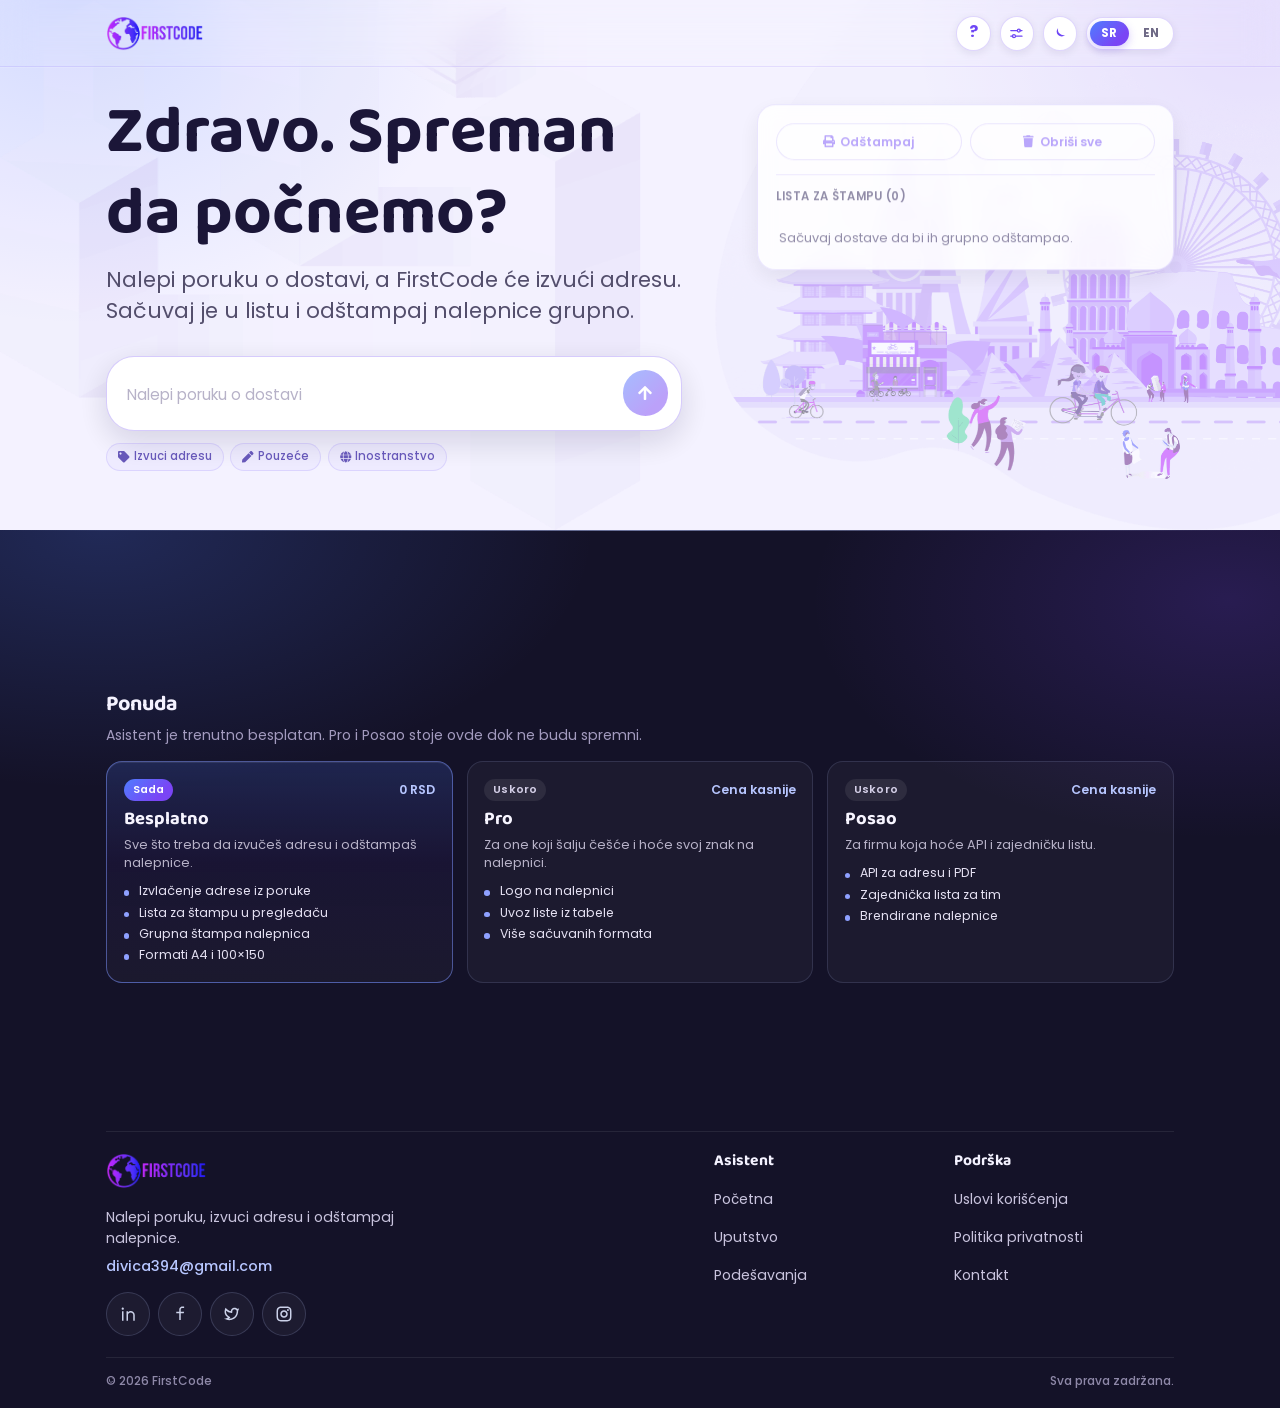
<file: index.html>
<!DOCTYPE html>
<html lang="sr" dir="ltr">

  <head>
    <script>
      (function () {
        try {
          var raw = localStorage.getItem("firstcode.instantPrintSettings");
          var theme = raw ? JSON.parse(raw).theme : null;
          if (theme !== "light" && theme !== "dark") {
            theme = window.matchMedia("(prefers-color-scheme: dark)").matches ? "dark" : "light";
          }
          document.documentElement.setAttribute("data-theme", theme);
        } catch (e) {}
      })();
    </script>
    <meta charset="utf-8">
    <meta http-equiv="X-UA-Compatible" content="IE=edge">
    <meta name="viewport" content="width=device-width, initial-scale=1">


    <!-- ===============================================-->
    <!--    Document Title-->
    <!-- ===============================================-->
    <title data-i18n="pageTitle">FirstCode | Asistent za nalepnice</title>
    <meta name="description" data-i18n-content="pageDescription" content="Nalepi poruku o dostavi i FirstCode izvlači ime, adresu i telefon. Sačuvaj dostavu u listu i odštampaj nalepnice.">
    <meta name="robots" content="index, follow">
    <link rel="canonical" href="https://firstcode.in.rs/">
    <meta property="og:type" content="website">
    <meta property="og:site_name" content="FirstCode">
    <meta property="og:locale" content="sr_RS">
    <meta property="og:locale:alternate" content="en_US">
    <meta property="og:url" content="https://firstcode.in.rs/">
    <meta property="og:title" data-i18n-content="pageTitle" content="FirstCode | Asistent za nalepnice">
    <meta property="og:description" data-i18n-content="pageDescription" content="Nalepi poruku o dostavi i FirstCode izvlači ime, adresu i telefon. Sačuvaj dostavu u listu i odštampaj nalepnice.">
    <meta property="og:image" content="https://firstcode.in.rs/assets/img/favicons/android-chrome-512x512.png">
    <meta name="twitter:card" content="summary">
    <meta name="twitter:title" data-i18n-content="pageTitle" content="FirstCode | Asistent za nalepnice">
    <meta name="twitter:description" data-i18n-content="pageDescription" content="Nalepi poruku o dostavi i FirstCode izvlači ime, adresu i telefon. Sačuvaj dostavu u listu i odštampaj nalepnice.">
    <meta name="twitter:image" content="https://firstcode.in.rs/assets/img/favicons/android-chrome-512x512.png">
    <script type="application/ld+json">
    {
      "@context": "https://schema.org",
      "@graph": [
        {
          "@type": "WebSite",
          "@id": "https://firstcode.in.rs/#website",
          "name": "FirstCode",
          "url": "https://firstcode.in.rs/",
          "inLanguage": ["sr", "en"],
          "potentialAction": {
            "@type": "SearchAction",
            "target": {
              "@type": "EntryPoint",
              "urlTemplate": "https://firstcode.in.rs/?q={search_term_string}"
            },
            "query-input": "required name=search_term_string"
          }
        },
        {
          "@type": "WebApplication",
          "@id": "https://firstcode.in.rs/#app",
          "name": "FirstCode asistent za nalepnice",
          "url": "https://firstcode.in.rs/",
          "applicationCategory": "BusinessApplication",
          "operatingSystem": "Web",
          "browserRequirements": "Requires JavaScript",
          "isAccessibleForFree": true,
          "inLanguage": ["sr", "en"],
          "description": "Nalepi poruku o dostavi i FirstCode izvlači ime, adresu i telefon. Sačuvaj dostavu u listu i odštampaj nalepnice.",
          "offers": {
            "@type": "Offer",
            "price": "0",
            "priceCurrency": "RSD"
          }
        }
      ]
    }
    </script>


    <!-- ===============================================-->
    <!--    Favicons-->
    <!-- ===============================================-->
    <link rel="apple-touch-icon" sizes="180x180" href="assets/img/favicons/apple-touch-icon.png">
    <link rel="icon" type="image/png" sizes="32x32" href="assets/img/favicons/favicon-32x32.png">
    <link rel="icon" type="image/png" sizes="16x16" href="assets/img/favicons/favicon-16x16.png">
    <link rel="shortcut icon" type="image/x-icon" href="assets/img/favicons/favicon.ico">
    <link rel="manifest" href="assets/img/favicons/site.webmanifest">
    <meta name="msapplication-TileImage" content="assets/img/favicons/mstile-150x150.png">
    <meta name="theme-color" content="#6E46F5">


    <!-- ===============================================-->
    <!--    Stylesheets-->
    <!-- ===============================================-->
    <link rel="preconnect" href="https://fonts.googleapis.com">
    <link rel="preconnect" href="https://fonts.gstatic.com" crossorigin>
    <link href="https://fonts.googleapis.com/css2?family=Baloo+Bhaijaan+2:wght@400;500;600;700&amp;family=Poppins:ital,wght@0,400;0,500;0,600;0,700;1,300&amp;display=swap" rel="stylesheet">
    <link href="assets/css/theme.css" rel="stylesheet" />
    <link href="assets/css/user.css" rel="stylesheet" />
    <link href="assets/css/index.css" rel="stylesheet" />
    <script>
      if (location.hash === "#uputstvo") location.replace("guide.html");
      if (location.hash === "#podesavanja") location.replace("settings.html");
    </script>

  </head>


  <body>

    <!-- ===============================================-->
    <!--    Main Content-->
    <!-- ===============================================-->
    <main class="main" id="top">
      <nav class="navbar navbar-expand-lg navbar-light fixed-top py-3" data-navbar-on-scroll="light">
        <div class="container navbar-bar">
          <a class="navbar-brand" href="index.html"><img src="assets/img/icons/Logo.png" height="35" alt="FirstCode logo" /></a>
          <div class="navbar-tools">
            <a class="guide-help" href="guide.html" data-i18n-aria="guideJump" aria-label="Kako se koristi">
              <span class="guide-help-mark" aria-hidden="true">?</span>
              <span class="guide-help-tip" data-i18n="guideJump">Kako se koristi</span>
            </a>
            <a class="guide-help" href="settings.html" data-i18n-aria="settings" aria-label="Podešavanja">
              <svg viewBox="0 0 24 24" aria-hidden="true" focusable="false">
                <path fill="none" stroke="currentColor" stroke-linecap="round" stroke-width="1.8" d="M4 8h9M17 8h3M4 16h3M11 16h9"/>
                <circle cx="15.5" cy="8" r="2.15" fill="none" stroke="currentColor" stroke-width="1.8"/>
                <circle cx="8.5" cy="16" r="2.15" fill="none" stroke="currentColor" stroke-width="1.8"/>
              </svg>
              <span class="guide-help-tip" data-i18n="settings">Podešavanja</span>
            </a>
            <button type="button" class="theme-toggle" aria-pressed="false" aria-label="Uključi tamnu temu" title="Uključi tamnu temu">
              <svg class="theme-icon-moon" viewBox="0 0 24 24" aria-hidden="true" focusable="false">
                <path fill="currentColor" d="M21 14.3A9.1 9.1 0 0 1 9.7 3a7.4 7.4 0 1 0 11.3 11.3z"/>
              </svg>
              <svg class="theme-icon-sun" viewBox="0 0 24 24" aria-hidden="true" focusable="false">
                <circle cx="12" cy="12" r="4.2" fill="currentColor"/>
                <path fill="none" stroke="currentColor" stroke-linecap="round" stroke-width="1.8" d="M12 2.8v1.8M12 19.4v1.8M2.8 12h1.8M19.4 12h1.8M5.1 5.1l1.3 1.3M17.6 17.6l1.3 1.3M5.1 18.9l1.3-1.3M17.6 6.4l1.3-1.3"/>
              </svg>
            </button>
            <div id="appLanguage" class="lang-toggle" role="group" data-i18n-aria="language" aria-label="Jezik">
              <button type="button" data-lang="sr" class="is-active" aria-pressed="true">SR</button>
              <button type="button" data-lang="en" aria-pressed="false">EN</button>
            </div>
          </div>
        </div>
      </nav>
      <section class="agent-home" id="home">
        <div class="bg-holder bg-size agent-bg-left">
        </div>
        <!--/.bg-holder-->

        <div class="bg-holder d-none d-lg-block hero-bg agent-bg-right">
        </div>
        <!--/.bg-holder-->

        <div class="container">
          <div class="row hero-row justify-content-center justify-content-lg-between g-4 g-xl-5">
            <div class="col-12 col-md-10 col-lg-7 text-md-start text-center">
              <div class="agent-main mx-auto mx-md-0">
                <h1 class="fs-4 fs-md-5 fs-xxl-4" data-i18n="heroTitle" data-zanim-xs='{"delay":0.3}' data-zanim-trigger="scroll">Zdravo. Spreman da počnemo?</h1>
                <p class="fs-1 mb-0" data-i18n="heroLead" data-zanim-xs='{"delay":0.5}' data-zanim-trigger="scroll">Nalepi poruku o dostavi, a FirstCode će izvući adresu. Sačuvaj je u listu i odštampaj nalepnice grupno.</p>

                <form id="composer" class="agent-composer mt-3 mt-md-4" autocomplete="off" data-zanim-xs='{"delay":0.5}' data-zanim-trigger="scroll">
                  <label class="visually-hidden" for="prompt" data-i18n="promptLabel">Nalepi poruku o dostavi</label>
                  <textarea id="prompt" rows="1" data-i18n-placeholder="promptLabel" placeholder="Nalepi poruku o dostavi" maxlength="5000" enterkeyhint="enter"></textarea>
                  <button id="send" class="agent-send" type="submit" data-i18n-aria="extractAddress" aria-label="Izvuci adresu" disabled>
                    <i class="fas fa-arrow-up"></i>
                  </button>
                </form>

                <div id="suggestions" class="agent-suggestions" data-zanim-xs='{"delay":0.6}' data-zanim-trigger="scroll">
                  <button type="button" data-i18n-text="sampleLocal" data-text="Molimo dostaviti za Anu Petrović, Knez Mihailova 12, 11000 Beograd. Telefon +381 64 123 4567.">
                    <i class="fas fa-tag me-1"></i><span class="d-none d-sm-inline" data-i18n="extractAddress">Izvuci adresu</span><span class="d-inline d-sm-none" data-i18n="addressShort">Adresa</span>
                  </button>
                  <button type="button" data-i18n-text="sampleCod" data-text="Pouzeće 3500 RSD za Marka Jovića, Bulevar kralja Aleksandra 72, 11000 Beograd. Telefon +381 63 111 2222. Tip pošiljke paket, naziv pošiljke Patike Nike.">
                    <i class="fas fa-pen me-1"></i><span data-i18n="cashOnDelivery">Pouzeće</span>
                  </button>
                  <button type="button" data-i18n-text="sampleIntl" data-text="Pošalji za John Smith, 221B Baker Street, London NW1 6XE, United Kingdom. Telefon +44 20 7946 0958.">
                    <i class="fas fa-globe me-1"></i><span data-i18n="international">Inostranstvo</span>
                  </button>
                </div>

                <div id="chat" class="agent-chat" aria-live="polite"></div>
              </div>
            </div>

            <div class="col-12 col-md-10 col-lg-5 agent-side">
              <div id="savedPanel" class="saved-panel" data-zanim-xs='{"delay":0.7}' data-zanim-trigger="scroll">
                <div id="savedActions" class="saved-panel-actions">
                  <button id="printSaved" class="action-btn" type="button" disabled>
                    <i class="fas fa-print" aria-hidden="true"></i> <span data-i18n="print">Odštampaj</span>
                  </button>
                  <button id="clearSaved" class="action-btn" type="button" disabled>
                    <i class="fas fa-trash" aria-hidden="true"></i> <span data-i18n="deleteAll">Obriši sve</span>
                  </button>
                </div>

                <div class="saved-panel-header">
                  <h2><span data-i18n="printList">Lista za štampu</span> <span id="savedCount">(0)</span></h2>
                  <button id="selectAllSaved" class="saved-select-all is-hidden" type="button">Izaberi sve</button>
                </div>
                <p id="savedEmpty" class="saved-empty" data-i18n="savedEmpty">Sačuvaj dostave da bi ih grupno odštampao.</p>
                <div id="savedList" class="saved-list"></div>
                <div id="savedPagination" class="saved-pagination" data-i18n-aria="listPagination" aria-label="Paginacija liste">
                  <span id="savedPageInfo" class="saved-pagination-info">1 / 1</span>
                  <div class="saved-pagination-controls">
                    <button id="savedPrevPage" class="saved-page-btn" type="button" data-i18n-aria="prevPage" aria-label="Prethodna strana" disabled>
                      <i class="fas fa-chevron-left" aria-hidden="true"></i>
                    </button>
                    <button id="savedNextPage" class="saved-page-btn" type="button" data-i18n-aria="nextPage" aria-label="Sledeća strana" disabled>
                      <i class="fas fa-chevron-right" aria-hidden="true"></i>
                    </button>
                  </div>
                </div>
              </div>
            </div>
          </div>
        </div>
      </section>

    </main>
    <!-- ===============================================-->
    <!--    End of Main Content-->
    <!-- ===============================================-->

      <footer class="site-footer">
        <div class="container">
          <section class="footer-offers" aria-labelledby="footerOffersTitle">
            <div class="footer-offers-head">
              <h2 id="footerOffersTitle" data-i18n="offer">Ponuda</h2>
              <p data-i18n="offerNote">Asistent je trenutno besplatan. Pro i Posao stoje ovde dok ne budu spremni.</p>
            </div>
            <div class="footer-offer-grid" data-footer-offers></div>
          </section>

          <div class="footer-main">
            <div class="footer-brand-col">
              <a class="footer-brand" href="index.html"><img src="assets/img/icons/Logo2.png" height="36" alt="FirstCode" /></a>
              <p class="footer-tagline" data-i18n="footerTagline">Nalepi poruku, izvuci adresu i odštampaj nalepnice.</p>
              <a class="footer-email" href="mailto:divica394@gmail.com">divica394@gmail.com</a>
              <div class="footer-social">
                <a href="#!" aria-label="LinkedIn"><img src="assets/img/gallery/linkedin-line1.svg" alt="" width="18" height="18" /></a>
                <a href="#!" aria-label="Facebook"><img src="assets/img/gallery/facebook-line1.svg" alt="" width="18" height="18" /></a>
                <a href="#!" aria-label="Twitter"><img src="assets/img/gallery/twitter-line1.svg" alt="" width="18" height="18" /></a>
                <a href="#!" aria-label="Instagram"><img src="assets/img/gallery/instagram-line1.svg" alt="" width="18" height="18" /></a>
              </div>
            </div>
            <nav class="footer-nav" data-i18n-aria="footerNav" aria-label="Stranice">
              <div>
                <h3 data-i18n="footerProduct">Asistent</h3>
                <ul class="footer-links">
                  <li><a href="index.html" data-i18n="home">Početna</a></li>
                  <li><a href="guide.html" data-i18n="guideKicker">Uputstvo</a></li>
                  <li><a href="settings.html" data-i18n="settings">Podešavanja</a></li>
                </ul>
              </div>
              <div>
                <h3 data-i18n="support">Podrška</h3>
                <ul class="footer-links">
                  <li><a href="terms.html" data-i18n="terms">Uslovi korišćenja</a></li>
                  <li><a href="privacy.html" data-i18n="usagePolicy">Politika privatnosti</a></li>
                  <li><a href="mailto:divica394@gmail.com" data-i18n="contact">Kontakt</a></li>
                </ul>
              </div>
            </nav>
          </div>

          <div class="footer-bottom">
            <p>&copy; 2026 FirstCode</p>
            <p data-i18n="footerCredit">Sva prava zadržana.</p>
          </div>
        </div>
      </footer>

    <div id="editModal" class="edit-modal" aria-hidden="true">
      <div class="edit-modal-dialog" role="dialog" aria-modal="true" aria-labelledby="editModalTitle">
        <div class="edit-modal-header">
          <h3 id="editModalTitle" data-i18n="editDelivery">Izmena dostave</h3>
          <button id="editModalClose" class="edit-modal-close" type="button" data-i18n-aria="close" aria-label="Zatvori">
            <i class="fas fa-times" aria-hidden="true"></i>
          </button>
        </div>
        <form id="editForm" class="edit-form">
          <input type="hidden" id="editId" />
          <div class="edit-form-grid">
            <label class="span-2">
              <span data-i18n="fullName">Ime i prezime</span>
              <input id="editFullName" name="fullName" type="text" required maxlength="200" autocomplete="name" />
            </label>
            <label>
              <span data-i18n="phone">Telefon</span>
              <input id="editPhone" name="phoneNumber" type="text" maxlength="50" autocomplete="tel" />
            </label>
            <label>
              <span data-i18n="email">Email</span>
              <input id="editEmail" name="email" type="email" maxlength="120" autocomplete="email" />
            </label>
            <label class="span-2">
              <span data-i18n="street">Ulica i broj</span>
              <input id="editStreet" name="streetAddress" type="text" required maxlength="250" autocomplete="street-address" />
            </label>
            <label>
              <span data-i18n="city">Grad</span>
              <input id="editCity" name="city" type="text" required maxlength="120" autocomplete="address-level2" />
            </label>
            <label>
              <span data-i18n="postalCode">Poštanski broj</span>
              <input id="editPostal" name="postalCode" type="text" maxlength="20" autocomplete="postal-code" />
            </label>
            <label>
              <span data-i18n="country">Država</span>
              <input id="editCountry" name="country" type="text" maxlength="120" autocomplete="country-name" />
            </label>
            <label>
              <span data-i18n="payer">Plaća</span>
              <select id="editPayer" name="payerType">
                <option value="RECEIVER" data-i18n="receiver">Primalac</option>
                <option value="SENDER" data-i18n="sender">Pošiljalac</option>
              </select>
            </label>
            <label class="span-2">
              <span data-i18n="codAmount">Pouzeće (RSD)</span>
              <input id="editCod" name="codAmount" type="number" min="0" step="0.01" inputmode="decimal" />
            </label>
            <label>
              <span data-i18n="shipmentType">Tip pošiljke</span>
              <input id="editShipmentType" name="shipmentType" type="text" list="shipmentTypeOptions" maxlength="80" autocomplete="off" />
              <datalist id="shipmentTypeOptions">
                <option value="paket"></option>
                <option value="Post Express"></option>
                <option value="Preporučena"></option>
                <option value="Preporučena inostranstvo"></option>
                <option value="EMS"></option>
                <option value="Vrednosno pismo"></option>
                <option value="dokument"></option>
                <option value="pismo"></option>
                <option value="paleta"></option>
              </datalist>
            </label>
            <label>
              <span data-i18n="shipmentName">Naziv pošiljke</span>
              <input id="editShipmentName" name="shipmentName" type="text" maxlength="200" autocomplete="off" />
            </label>
          </div>
          <div class="edit-modal-actions">
            <button id="editCancel" class="action-btn" type="button">
              <i class="fas fa-times" aria-hidden="true"></i> <span data-i18n="close">Zatvori</span>
            </button>
            <button id="editPrint" class="action-btn" type="button">
              <i class="fas fa-print" aria-hidden="true"></i> <span data-i18n="print">Odštampaj</span>
            </button>
            <button id="editSave" class="action-btn is-primary" type="submit">
              <i class="fas fa-save" aria-hidden="true"></i> <span data-i18n="save">Sačuvaj</span>
            </button>
          </div>
        </form>
      </div>
    </div>

    <div id="confirmModal" class="edit-modal" aria-hidden="true">
      <div class="edit-modal-dialog confirm-modal-dialog" role="dialog" aria-modal="true" aria-labelledby="confirmModalTitle">
        <div class="edit-modal-header">
          <h3 id="confirmModalTitle" data-i18n="confirm">Potvrda</h3>
          <button id="confirmModalClose" class="edit-modal-close" type="button" data-i18n-aria="close" aria-label="Zatvori">
            <i class="fas fa-times" aria-hidden="true"></i>
          </button>
        </div>
        <p id="confirmModalMessage" class="confirm-modal-message"></p>
        <div class="edit-modal-actions">
          <button id="confirmCancel" class="action-btn" type="button">
            <i class="fas fa-times" aria-hidden="true"></i> <span data-i18n="cancel">Otkaži</span>
          </button>
          <button id="confirmOk" class="action-btn is-danger" type="button">
            <i class="fas fa-trash" aria-hidden="true"></i> <span data-i18n="delete">Obriši</span>
          </button>
        </div>
      </div>
    </div>

    <div id="pdfPreviewModal" class="edit-modal pdf-preview-modal" aria-hidden="true">
      <div class="pdf-preview-tools">
        <button id="pdfPreviewDownload" class="pdf-preview-tool" type="button" data-i18n-aria="download" aria-label="Preuzmi" disabled>
          <i class="fas fa-download" aria-hidden="true"></i>
        </button>
        <button id="pdfPreviewPrint" class="pdf-preview-tool" type="button" data-i18n-aria="print" aria-label="Odštampaj" disabled>
          <i class="fas fa-print" aria-hidden="true"></i>
        </button>
        <button id="pdfPreviewClose" class="pdf-preview-tool" type="button" data-i18n-aria="close" aria-label="Zatvori">
          <i class="fas fa-times" aria-hidden="true"></i>
        </button>
      </div>
      <div class="pdf-preview-dialog" role="dialog" aria-modal="true" data-i18n-aria="labelPreview" aria-label="Pregled nalepnice">
        <div id="pdfPreviewStatus" class="pdf-preview-status" hidden>
          <span class="pdf-preview-spinner" aria-hidden="true"></span>
          <span id="pdfPreviewStatusText">Pripremam pregled</span>
        </div>
        <div id="pdfPreviewPages" class="pdf-preview-pages"></div>
      </div>
    </div>

    <!-- ===============================================-->
    <!--    JavaScripts-->
    <!-- ===============================================-->
    <script src="vendors/popper/popper.min.js"></script>
    <script src="vendors/bootstrap/bootstrap.min.js"></script>
    <script src="vendors/anchorjs/anchor.min.js"></script>
    <script src="vendors/is/is.min.js"></script>
    <script src="vendors/fontawesome/all.min.js"></script>
    <script src="vendors/lodash/lodash.min.js"></script>
    <script src="https://cdnjs.cloudflare.com/ajax/libs/gsap/3.7.0/gsap.min.js"></script>
    <script src="vendors/imagesloaded/imagesloaded.pkgd.js"></script>
    <script src="vendors/gsap/customEase.js"></script>
    <script src="vendors/gsap/scrollToPlugin.js"></script>
    <!--script(src=`${CWD}vendors/gsap/drawSVGPlugin.js`)-->
    <script src="assets/js/theme.js"></script>
    <script src="assets/js/i18n.js"></script>
    <script src="assets/js/index.js"></script>


  </body>

</html>
</file>
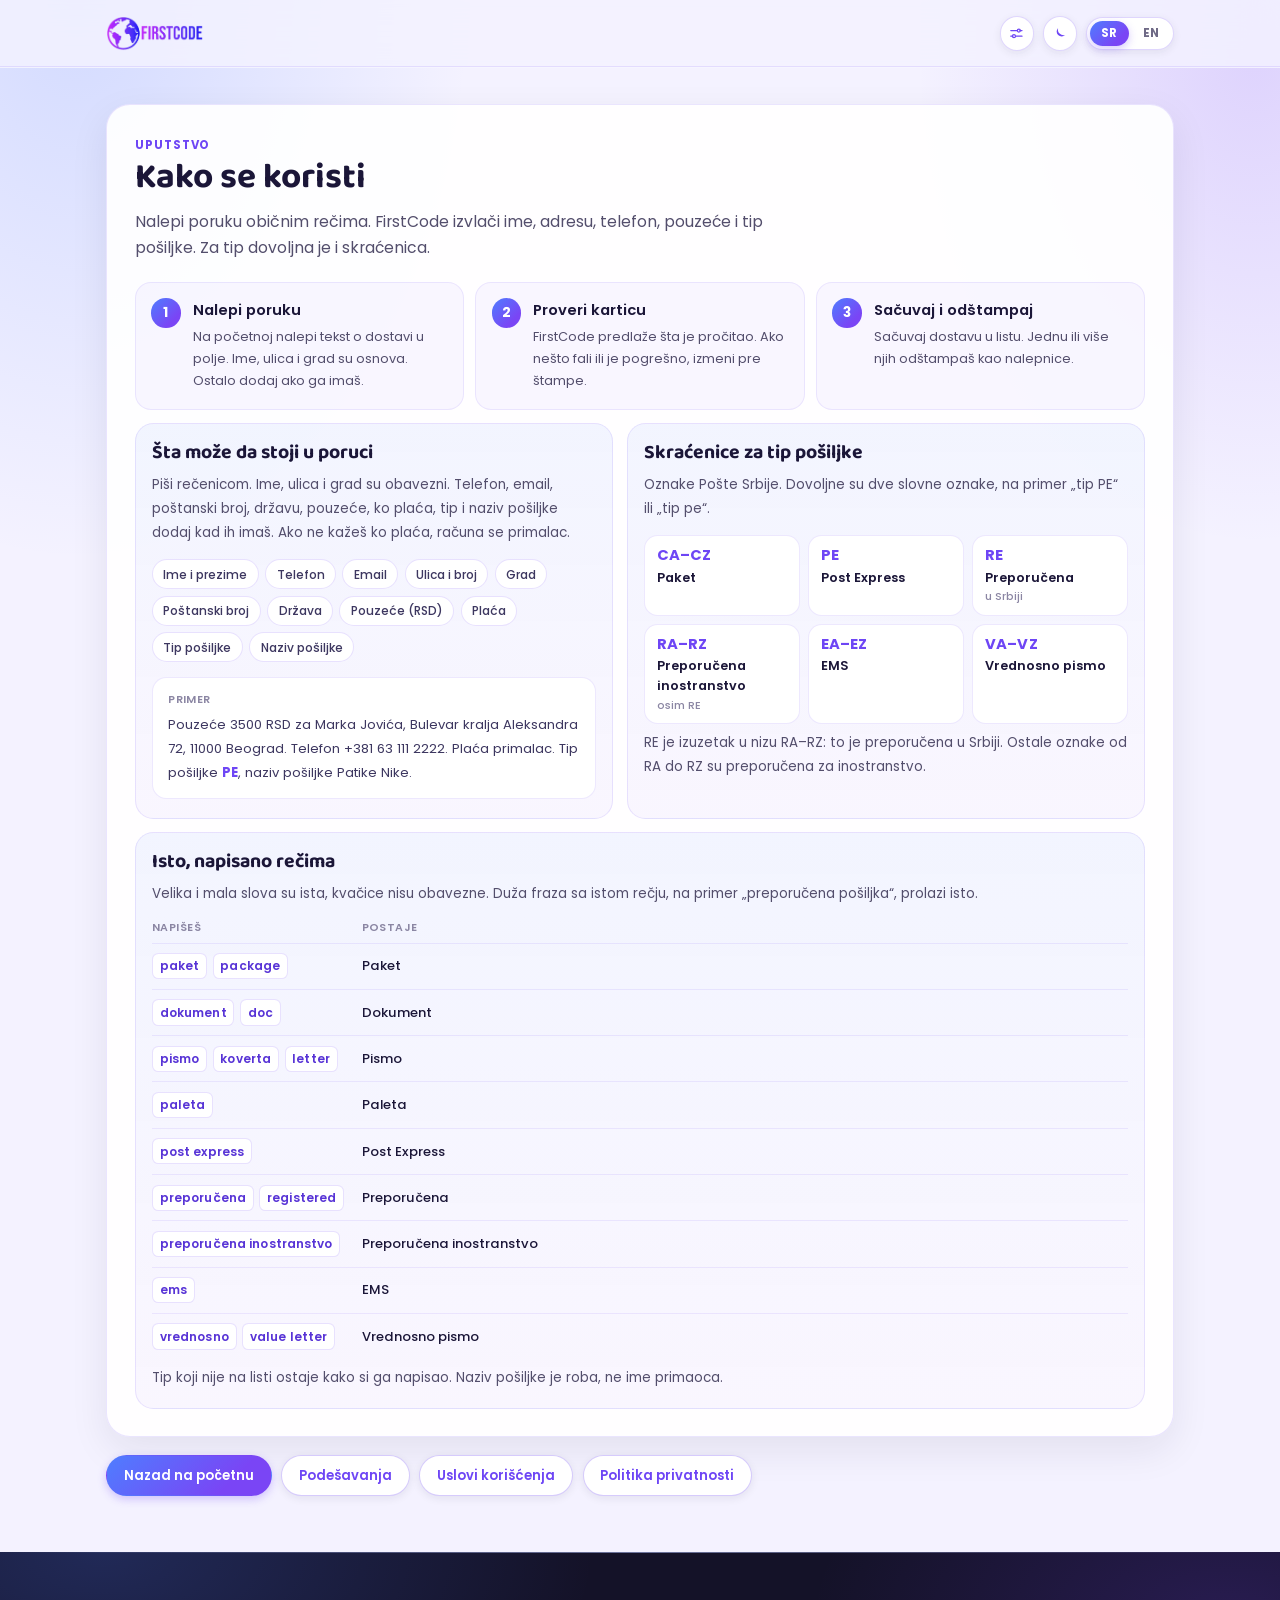
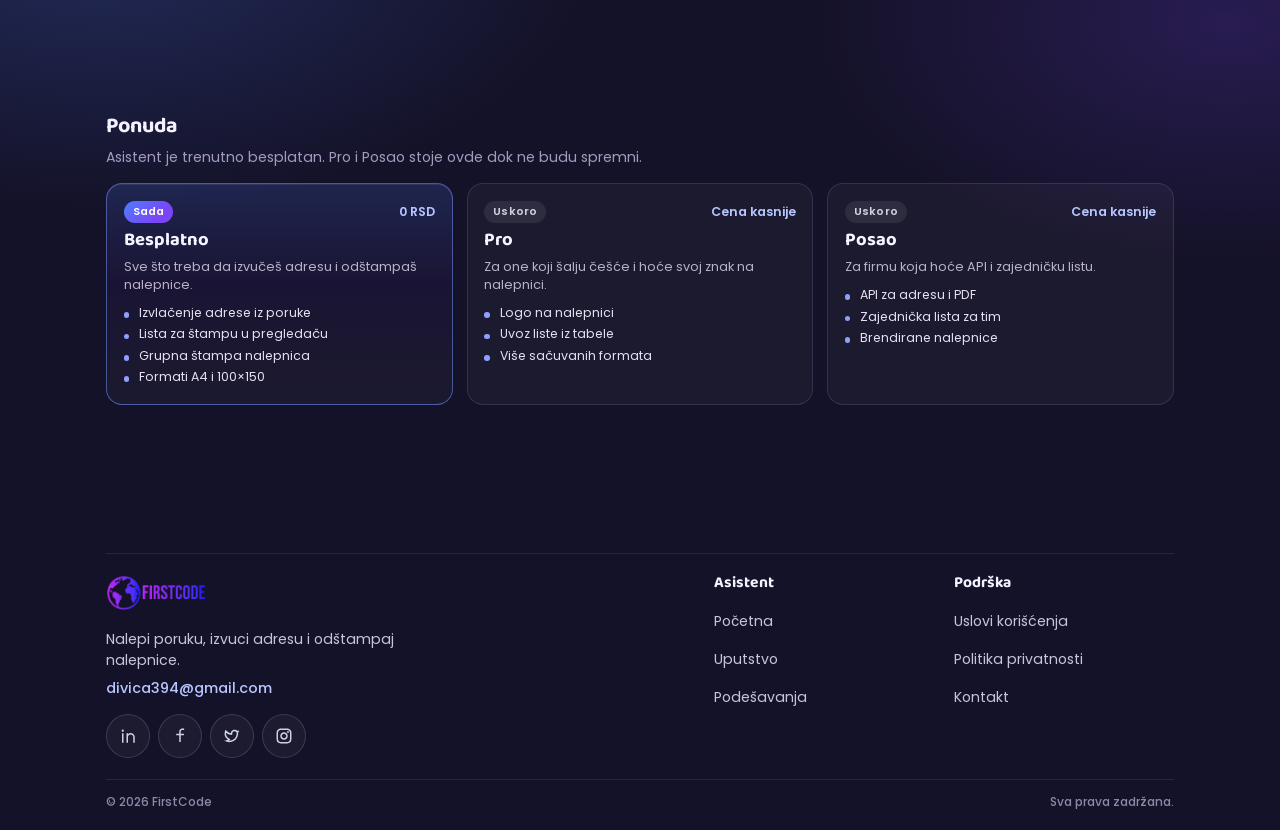
<file: guide.html>
<!DOCTYPE html>
<html lang="sr" dir="ltr">

  <head>
    <script>
      (function () {
        try {
          var raw = localStorage.getItem("firstcode.instantPrintSettings");
          var theme = raw ? JSON.parse(raw).theme : null;
          if (theme !== "light" && theme !== "dark") {
            theme = window.matchMedia("(prefers-color-scheme: dark)").matches ? "dark" : "light";
          }
          document.documentElement.setAttribute("data-theme", theme);
        } catch (e) {}
      })();
    </script>
    <meta charset="utf-8">
    <meta http-equiv="X-UA-Compatible" content="IE=edge">
    <meta name="viewport" content="width=device-width, initial-scale=1">
    <title data-i18n="guidePageTitle">FirstCode | Uputstvo</title>

    <link rel="apple-touch-icon" sizes="180x180" href="assets/img/favicons/apple-touch-icon.png">
    <link rel="icon" type="image/png" sizes="32x32" href="assets/img/favicons/favicon-32x32.png">
    <link rel="icon" type="image/png" sizes="16x16" href="assets/img/favicons/favicon-16x16.png">
    <link rel="shortcut icon" type="image/x-icon" href="assets/img/favicons/favicon.ico">
    <link rel="manifest" href="assets/img/favicons/site.webmanifest">
    <meta name="msapplication-TileImage" content="assets/img/favicons/mstile-150x150.png">
    <meta name="theme-color" content="#6E46F5">

    <link rel="preconnect" href="https://fonts.googleapis.com">
    <link rel="preconnect" href="https://fonts.gstatic.com" crossorigin>
    <link href="https://fonts.googleapis.com/css2?family=Baloo+Bhaijaan+2:wght@400;500;600;700&amp;family=Poppins:ital,wght@0,400;0,500;0,600;0,700;1,300&amp;display=swap" rel="stylesheet">
    <link href="assets/css/theme.css" rel="stylesheet" />
    <link href="assets/css/user.css" rel="stylesheet" />
    <link href="assets/css/index.css" rel="stylesheet" />
  </head>

  <body>
    <main class="main" id="top">
      <nav class="navbar navbar-expand-lg navbar-light fixed-top py-3" data-navbar-on-scroll="light">
        <div class="container navbar-bar">
          <a class="navbar-brand" href="index.html"><img src="assets/img/icons/Logo.png" height="35" alt="FirstCode logo" /></a>
          <div class="navbar-tools">
            <a class="guide-help" href="settings.html" data-i18n-aria="settings" aria-label="Podešavanja">
              <svg viewBox="0 0 24 24" aria-hidden="true" focusable="false">
                <path fill="none" stroke="currentColor" stroke-linecap="round" stroke-width="1.8" d="M4 8h9M17 8h3M4 16h3M11 16h9"/>
                <circle cx="15.5" cy="8" r="2.15" fill="none" stroke="currentColor" stroke-width="1.8"/>
                <circle cx="8.5" cy="16" r="2.15" fill="none" stroke="currentColor" stroke-width="1.8"/>
              </svg>
              <span class="guide-help-tip" data-i18n="settings">Podešavanja</span>
            </a>
            <button type="button" class="theme-toggle" aria-pressed="false" aria-label="Uključi tamnu temu" title="Uključi tamnu temu">
              <svg class="theme-icon-moon" viewBox="0 0 24 24" aria-hidden="true" focusable="false">
                <path fill="currentColor" d="M21 14.3A9.1 9.1 0 0 1 9.7 3a7.4 7.4 0 1 0 11.3 11.3z"/>
              </svg>
              <svg class="theme-icon-sun" viewBox="0 0 24 24" aria-hidden="true" focusable="false">
                <circle cx="12" cy="12" r="4.2" fill="currentColor"/>
                <path fill="none" stroke="currentColor" stroke-linecap="round" stroke-width="1.8" d="M12 2.8v1.8M12 19.4v1.8M2.8 12h1.8M19.4 12h1.8M5.1 5.1l1.3 1.3M17.6 17.6l1.3 1.3M5.1 18.9l1.3-1.3M17.6 6.4l1.3-1.3"/>
              </svg>
            </button>
            <div id="appLanguage" class="lang-toggle" role="group" data-i18n-aria="language" aria-label="Jezik">
              <button type="button" data-lang="sr" class="is-active" aria-pressed="true">SR</button>
              <button type="button" data-lang="en" aria-pressed="false">EN</button>
            </div>
          </div>
        </div>
      </nav>

      <article class="usage-guide" aria-labelledby="usageGuideTitle">
        <div class="container">
          <div class="usage-guide-card">
            <p class="usage-kicker" data-i18n="guideKicker">Uputstvo</p>
            <h1 id="usageGuideTitle" data-i18n="guideTitle">Kako se koristi</h1>
            <p class="usage-lead" data-i18n="guideLead">Nalepi poruku običnim rečima. FirstCode izvlači ime, adresu, telefon, pouzeće i tip pošiljke. Za tip dovoljna je i skraćenica.</p>

            <ol class="usage-steps">
              <li class="usage-step">
                <span class="usage-step-index" aria-hidden="true">1</span>
                <div>
                  <h3 data-i18n="guideStep1Title">Nalepi poruku</h3>
                  <p data-i18n="guideStep1Body">Na početnoj nalepi tekst o dostavi u polje. Ime, ulica i grad su osnova. Ostalo dodaj ako ga imaš.</p>
                </div>
              </li>
              <li class="usage-step">
                <span class="usage-step-index" aria-hidden="true">2</span>
                <div>
                  <h3 data-i18n="guideStep2Title">Proveri karticu</h3>
                  <p data-i18n="guideStep2Body">FirstCode predlaže šta je pročitao. Ako nešto fali ili je pogrešno, izmeni pre štampe.</p>
                </div>
              </li>
              <li class="usage-step">
                <span class="usage-step-index" aria-hidden="true">3</span>
                <div>
                  <h3 data-i18n="guideStep3Title">Sačuvaj i odštampaj</h3>
                  <p data-i18n="guideStep3Body">Sačuvaj dostavu u listu. Jednu ili više njih odštampaš kao nalepnice.</p>
                </div>
              </li>
            </ol>

            <div class="usage-split">
              <article class="usage-panel">
                <h3 data-i18n="guideWriteTitle">Šta može da stoji u poruci</h3>
                <p data-i18n="guideWriteBody">Piši rečenicom. Ime, ulica i grad su obavezni. Telefon, email, poštanski broj, državu, pouzeće, ko plaća, tip i naziv pošiljke dodaj kad ih imaš. Ako ne kažeš ko plaća, računa se primalac.</p>
                <ul class="usage-fields">
                  <li data-i18n="fullName">Ime i prezime</li>
                  <li data-i18n="phone">Telefon</li>
                  <li data-i18n="email">Email</li>
                  <li data-i18n="street">Ulica i broj</li>
                  <li data-i18n="city">Grad</li>
                  <li data-i18n="postalCode">Poštanski broj</li>
                  <li data-i18n="country">Država</li>
                  <li data-i18n="codAmount">Pouzeće (RSD)</li>
                  <li data-i18n="payer">Plaća</li>
                  <li data-i18n="shipmentType">Tip pošiljke</li>
                  <li data-i18n="shipmentName">Naziv pošiljke</li>
                </ul>
                <div class="usage-example">
                  <span class="usage-example-label" data-i18n="guideExampleLabel">Primer</span>
                  <p>
                    <span data-i18n="guideExampleBefore">Pouzeće 3500 RSD za Marka Jovića, Bulevar kralja Aleksandra 72, 11000 Beograd. Telefon +381 63 111 2222. Plaća primalac. Tip pošiljke </span><code>PE</code><span data-i18n="guideExampleAfter">, naziv pošiljke Patike Nike.</span>
                  </p>
                </div>
              </article>

              <article class="usage-panel">
                <h3 data-i18n="guideMarksTitle">Skraćenice za tip pošiljke</h3>
                <p data-i18n="guideMarksLead">Oznake Pošte Srbije. Dovoljne su dve slovne oznake, na primer „tip PE“ ili „tip pe“.</p>
                <div class="usage-marks">
                  <div class="usage-mark">
                    <code>CA–CZ</code>
                    <strong data-i18n="shipmentTypePaket">Paket</strong>
                    <small></small>
                  </div>
                  <div class="usage-mark">
                    <code>PE</code>
                    <strong data-i18n="shipmentTypePostExpress">Post Express</strong>
                    <small></small>
                  </div>
                  <div class="usage-mark">
                    <code>RE</code>
                    <strong data-i18n="shipmentTypeRegistered">Preporučena</strong>
                    <small data-i18n="guideMarkDomestic">u Srbiji</small>
                  </div>
                  <div class="usage-mark">
                    <code>RA–RZ</code>
                    <strong data-i18n="shipmentTypeRegisteredIntl">Preporučena inostranstvo</strong>
                    <small data-i18n="guideMarkExceptRe">osim RE</small>
                  </div>
                  <div class="usage-mark">
                    <code>EA–EZ</code>
                    <strong data-i18n="shipmentTypeEms">EMS</strong>
                    <small></small>
                  </div>
                  <div class="usage-mark">
                    <code>VA–VZ</code>
                    <strong data-i18n="shipmentTypeValueLetter">Vrednosno pismo</strong>
                    <small></small>
                  </div>
                </div>
                <p class="usage-hint" data-i18n="guideMarksHint">RE je izuzetak u nizu RA–RZ: to je preporučena u Srbiji. Ostale oznake od RA do RZ su preporučena za inostranstvo.</p>
              </article>
            </div>

            <div class="usage-words">
              <h3 data-i18n="guideWordsTitle">Isto, napisano rečima</h3>
              <p data-i18n="guideWordsLead">Velika i mala slova su ista, kvačice nisu obavezne. Duža fraza sa istom rečju, na primer „preporučena pošiljka“, prolazi isto.</p>
              <table class="usage-aliases">
                <thead>
                  <tr>
                    <th scope="col" data-i18n="guideAliasYouWrite">Napišeš</th>
                    <th scope="col" data-i18n="guideAliasBecomes">Postaje</th>
                  </tr>
                </thead>
                <tbody>
                  <tr>
                    <td><code>paket</code><code>package</code></td>
                    <td data-i18n="shipmentTypePaket">Paket</td>
                  </tr>
                  <tr>
                    <td><code>dokument</code><code>doc</code></td>
                    <td data-i18n="shipmentTypeDokument">Dokument</td>
                  </tr>
                  <tr>
                    <td><code>pismo</code><code>koverta</code><code>letter</code></td>
                    <td data-i18n="shipmentTypePismo">Pismo</td>
                  </tr>
                  <tr>
                    <td><code>paleta</code></td>
                    <td data-i18n="shipmentTypePaleta">Paleta</td>
                  </tr>
                  <tr>
                    <td><code>post express</code></td>
                    <td data-i18n="shipmentTypePostExpress">Post Express</td>
                  </tr>
                  <tr>
                    <td><code>preporučena</code><code>registered</code></td>
                    <td data-i18n="shipmentTypeRegistered">Preporučena</td>
                  </tr>
                  <tr>
                    <td><code>preporučena inostranstvo</code></td>
                    <td data-i18n="shipmentTypeRegisteredIntl">Preporučena inostranstvo</td>
                  </tr>
                  <tr>
                    <td><code>ems</code></td>
                    <td data-i18n="shipmentTypeEms">EMS</td>
                  </tr>
                  <tr>
                    <td><code>vrednosno</code><code>value letter</code></td>
                    <td data-i18n="shipmentTypeValueLetter">Vrednosno pismo</td>
                  </tr>
                </tbody>
              </table>
              <p class="usage-unknown" data-i18n="guideUnknown">Tip koji nije na listi ostaje kako si ga napisao. Naziv pošiljke je roba, ne ime primaoca.</p>
            </div>
          </div>
          <nav class="legal-nav" data-i18n-aria="footerNav" aria-label="Stranice">
            <a href="index.html" data-i18n="backHome">Nazad na početnu</a>
            <a href="settings.html" data-i18n="settings">Podešavanja</a>
            <a href="terms.html" data-i18n="terms">Uslovi korišćenja</a>
            <a href="privacy.html" data-i18n="usagePolicy">Politika privatnosti</a>
          </nav>
        </div>
      </article>
    </main>

    <footer class="site-footer">
      <div class="container">
        <section class="footer-offers" aria-labelledby="footerOffersTitle">
          <div class="footer-offers-head">
            <h2 id="footerOffersTitle" data-i18n="offer">Ponuda</h2>
            <p data-i18n="offerNote">Asistent je trenutno besplatan. Pro i Posao stoje ovde dok ne budu spremni.</p>
          </div>
          <div class="footer-offer-grid" data-footer-offers></div>
        </section>

        <div class="footer-main">
          <div class="footer-brand-col">
            <a class="footer-brand" href="index.html"><img src="assets/img/icons/Logo2.png" height="36" alt="FirstCode" /></a>
            <p class="footer-tagline" data-i18n="footerTagline">Nalepi poruku, izvuci adresu i odštampaj nalepnice.</p>
            <a class="footer-email" href="mailto:divica394@gmail.com">divica394@gmail.com</a>
            <div class="footer-social">
              <a href="#!" aria-label="LinkedIn"><img src="assets/img/gallery/linkedin-line1.svg" alt="" width="18" height="18" /></a>
              <a href="#!" aria-label="Facebook"><img src="assets/img/gallery/facebook-line1.svg" alt="" width="18" height="18" /></a>
              <a href="#!" aria-label="Twitter"><img src="assets/img/gallery/twitter-line1.svg" alt="" width="18" height="18" /></a>
              <a href="#!" aria-label="Instagram"><img src="assets/img/gallery/instagram-line1.svg" alt="" width="18" height="18" /></a>
            </div>
          </div>
          <nav class="footer-nav" data-i18n-aria="footerNav" aria-label="Stranice">
            <div>
              <h3 data-i18n="footerProduct">Asistent</h3>
              <ul class="footer-links">
                <li><a href="index.html" data-i18n="home">Početna</a></li>
                <li><a href="guide.html" data-i18n="guideKicker">Uputstvo</a></li>
                <li><a href="settings.html" data-i18n="settings">Podešavanja</a></li>
              </ul>
            </div>
            <div>
              <h3 data-i18n="support">Podrška</h3>
              <ul class="footer-links">
                <li><a href="terms.html" data-i18n="terms">Uslovi korišćenja</a></li>
                <li><a href="privacy.html" data-i18n="usagePolicy">Politika privatnosti</a></li>
                <li><a href="mailto:divica394@gmail.com" data-i18n="contact">Kontakt</a></li>
              </ul>
            </div>
          </nav>
        </div>

        <div class="footer-bottom">
          <p>&copy; 2026 FirstCode</p>
          <p data-i18n="footerCredit">Sva prava zadržana.</p>
        </div>
      </div>
    </footer>

    <script src="assets/js/i18n.js"></script>
    <script>initLanguageToggle();</script>
  </body>

</html>
</file>
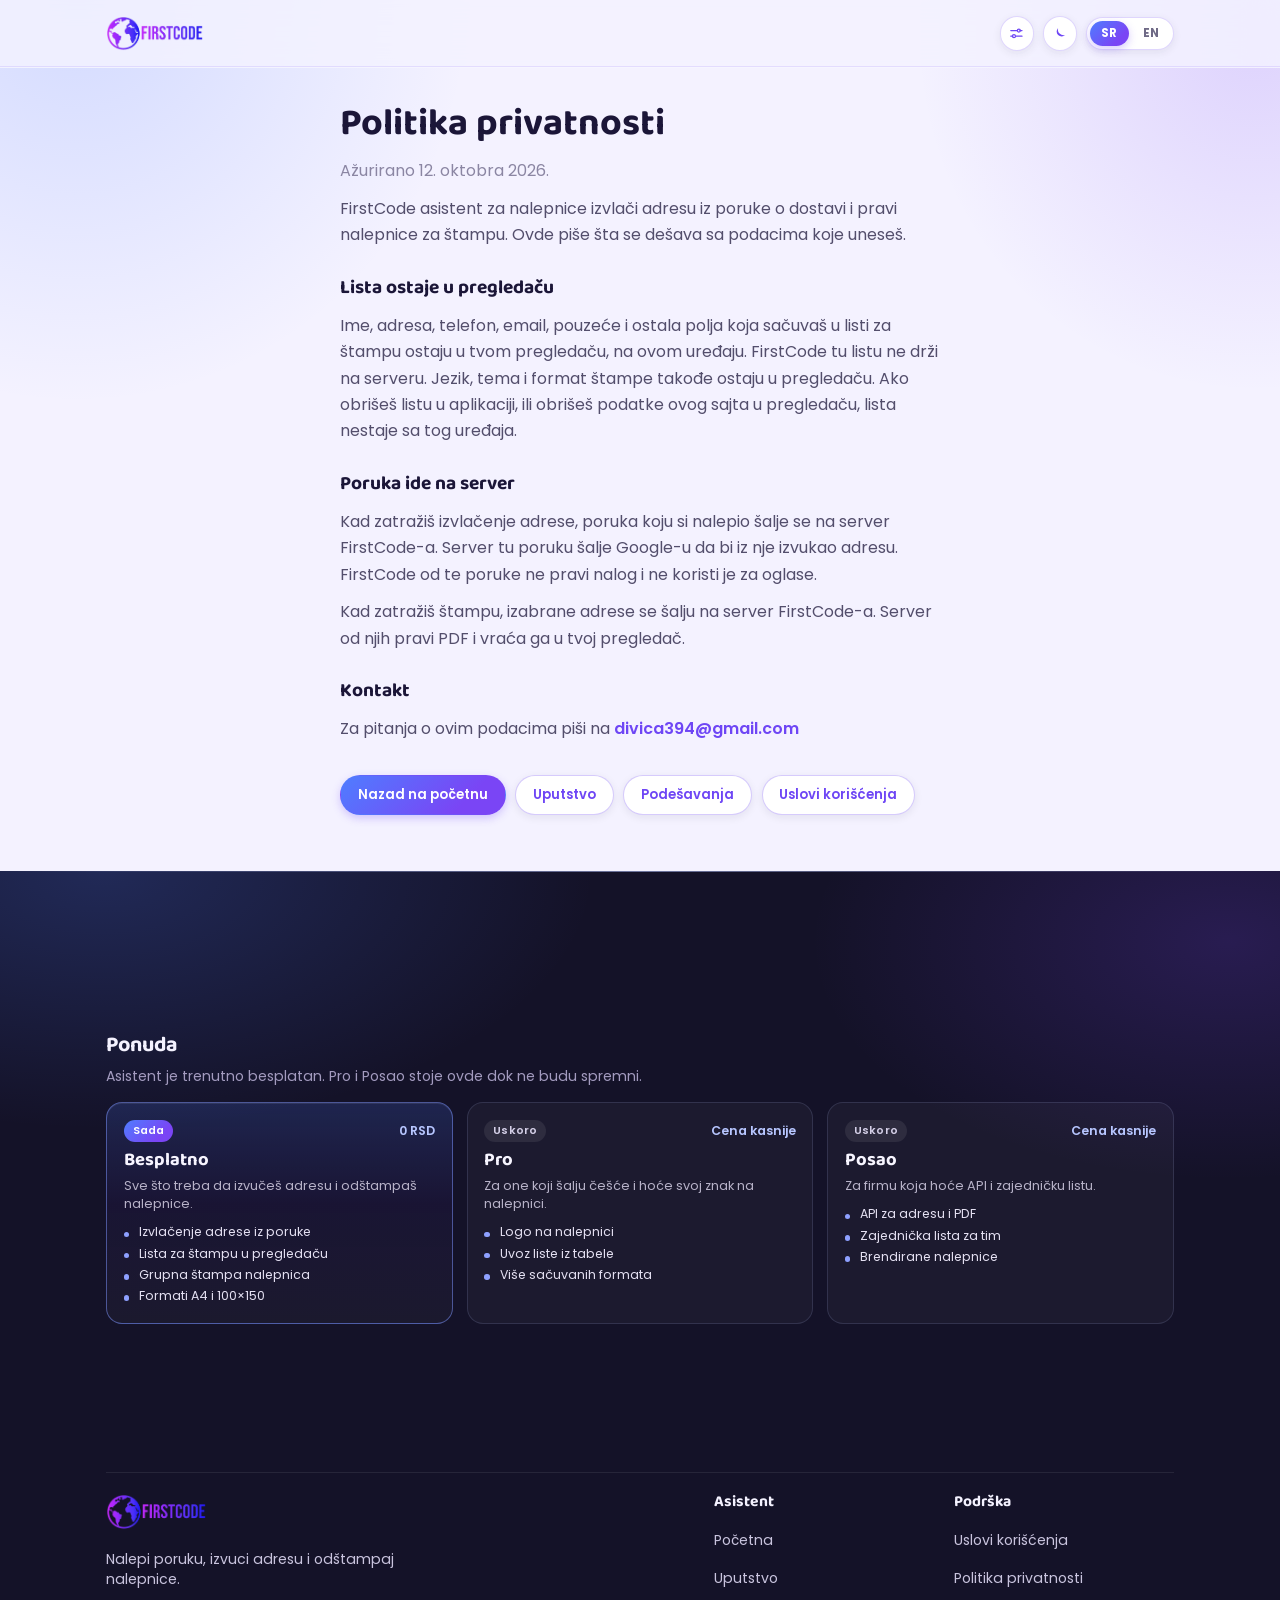
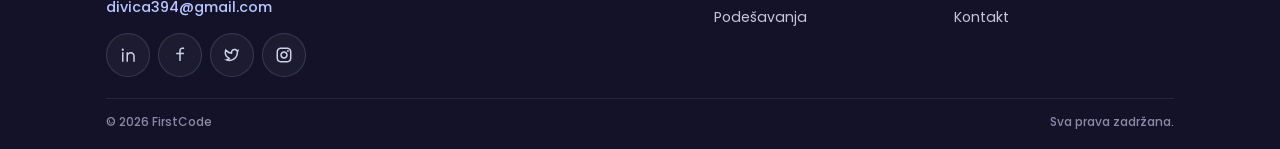
<file: privacy.html>
<!DOCTYPE html>
<html lang="sr" dir="ltr">

  <head>
    <script>
      (function () {
        try {
          var raw = localStorage.getItem("firstcode.instantPrintSettings");
          var theme = raw ? JSON.parse(raw).theme : null;
          if (theme !== "light" && theme !== "dark") {
            theme = window.matchMedia("(prefers-color-scheme: dark)").matches ? "dark" : "light";
          }
          document.documentElement.setAttribute("data-theme", theme);
        } catch (e) {}
      })();
    </script>
    <meta charset="utf-8">
    <meta http-equiv="X-UA-Compatible" content="IE=edge">
    <meta name="viewport" content="width=device-width, initial-scale=1">
    <title data-i18n="privacyTitle">FirstCode | Politika privatnosti</title>

    <link rel="apple-touch-icon" sizes="180x180" href="assets/img/favicons/apple-touch-icon.png">
    <link rel="icon" type="image/png" sizes="32x32" href="assets/img/favicons/favicon-32x32.png">
    <link rel="icon" type="image/png" sizes="16x16" href="assets/img/favicons/favicon-16x16.png">
    <link rel="shortcut icon" type="image/x-icon" href="assets/img/favicons/favicon.ico">
    <link rel="manifest" href="assets/img/favicons/site.webmanifest">
    <meta name="msapplication-TileImage" content="assets/img/favicons/mstile-150x150.png">
    <meta name="theme-color" content="#6E46F5">

    <link rel="preconnect" href="https://fonts.googleapis.com">
    <link rel="preconnect" href="https://fonts.gstatic.com" crossorigin>
    <link href="https://fonts.googleapis.com/css2?family=Baloo+Bhaijaan+2:wght@400;500;600;700&amp;family=Poppins:ital,wght@0,400;0,500;0,600;0,700;1,300&amp;display=swap" rel="stylesheet">
    <link href="assets/css/theme.css" rel="stylesheet" />
    <link href="assets/css/user.css" rel="stylesheet" />
    <link href="assets/css/index.css" rel="stylesheet" />
  </head>

  <body>
    <main class="main" id="top">
      <nav class="navbar navbar-expand-lg navbar-light fixed-top py-3" data-navbar-on-scroll="light">
        <div class="container navbar-bar">
          <a class="navbar-brand" href="index.html"><img src="assets/img/icons/Logo.png" height="35" alt="FirstCode logo" /></a>
          <div class="navbar-tools">
            <a class="guide-help" href="settings.html" data-i18n-aria="settings" aria-label="Podešavanja">
              <svg viewBox="0 0 24 24" aria-hidden="true" focusable="false">
                <path fill="none" stroke="currentColor" stroke-linecap="round" stroke-width="1.8" d="M4 8h9M17 8h3M4 16h3M11 16h9"/>
                <circle cx="15.5" cy="8" r="2.15" fill="none" stroke="currentColor" stroke-width="1.8"/>
                <circle cx="8.5" cy="16" r="2.15" fill="none" stroke="currentColor" stroke-width="1.8"/>
              </svg>
              <span class="guide-help-tip" data-i18n="settings">Podešavanja</span>
            </a>
            <button type="button" class="theme-toggle" aria-pressed="false" aria-label="Uključi tamnu temu" title="Uključi tamnu temu">
              <svg class="theme-icon-moon" viewBox="0 0 24 24" aria-hidden="true" focusable="false">
                <path fill="currentColor" d="M21 14.3A9.1 9.1 0 0 1 9.7 3a7.4 7.4 0 1 0 11.3 11.3z"/>
              </svg>
              <svg class="theme-icon-sun" viewBox="0 0 24 24" aria-hidden="true" focusable="false">
                <circle cx="12" cy="12" r="4.2" fill="currentColor"/>
                <path fill="none" stroke="currentColor" stroke-linecap="round" stroke-width="1.8" d="M12 2.8v1.8M12 19.4v1.8M2.8 12h1.8M19.4 12h1.8M5.1 5.1l1.3 1.3M17.6 17.6l1.3 1.3M5.1 18.9l1.3-1.3M17.6 6.4l1.3-1.3"/>
              </svg>
            </button>
            <div id="appLanguage" class="lang-toggle" role="group" data-i18n-aria="language" aria-label="Jezik">
              <button type="button" data-lang="sr" class="is-active" aria-pressed="true">SR</button>
              <button type="button" data-lang="en" aria-pressed="false">EN</button>
            </div>
          </div>
        </div>
      </nav>

      <article class="legal-doc">
        <h1 data-i18n="privacyHeading">Politika privatnosti</h1>
        <p class="legal-updated" data-i18n="privacyUpdated">Ažurirano 12. oktobra 2026.</p>
        <p data-i18n="privacyIntro">FirstCode asistent za nalepnice izvlači adresu iz poruke o dostavi i pravi nalepnice za štampu. Ovde piše šta se dešava sa podacima koje uneseš.</p>

        <h2 data-i18n="privacyLocalTitle">Lista ostaje u pregledaču</h2>
        <p data-i18n="privacyLocalBody">Ime, adresa, telefon, email, pouzeće i ostala polja koja sačuvaš u listi za štampu ostaju u tvom pregledaču, na ovom uređaju. FirstCode tu listu ne drži na serveru. Jezik, tema i format štampe takođe ostaju u pregledaču. Ako obrišeš listu u aplikaciji, ili obrišeš podatke ovog sajta u pregledaču, lista nestaje sa tog uređaja.</p>

        <h2 data-i18n="privacyServerTitle">Poruka ide na server</h2>
        <p data-i18n="privacyServerBody">Kad zatražiš izvlačenje adrese, poruka koju si nalepio šalje se na server FirstCode-a. Server tu poruku šalje Google-u da bi iz nje izvukao adresu. FirstCode od te poruke ne pravi nalog i ne koristi je za oglase.</p>
        <p data-i18n="privacyPrintBody">Kad zatražiš štampu, izabrane adrese se šalju na server FirstCode-a. Server od njih pravi PDF i vraća ga u tvoj pregledač.</p>

        <h2 data-i18n="privacyContactTitle">Kontakt</h2>
        <p><span data-i18n="privacyContactLead">Za pitanja o ovim podacima piši na</span> <a href="mailto:divica394@gmail.com">divica394@gmail.com</a></p>

        <nav class="legal-nav" data-i18n-aria="footerNav" aria-label="Stranice">
          <a href="index.html" data-i18n="backHome">Nazad na početnu</a>
          <a href="guide.html" data-i18n="guideKicker">Uputstvo</a>
          <a href="settings.html" data-i18n="settings">Podešavanja</a>
          <a href="terms.html" data-i18n="terms">Uslovi korišćenja</a>
        </nav>
      </article>
    </main>

    <footer class="site-footer">
      <div class="container">
        <section class="footer-offers" aria-labelledby="footerOffersTitle">
          <div class="footer-offers-head">
            <h2 id="footerOffersTitle" data-i18n="offer">Ponuda</h2>
            <p data-i18n="offerNote">Asistent je trenutno besplatan. Pro i Posao stoje ovde dok ne budu spremni.</p>
          </div>
          <div class="footer-offer-grid" data-footer-offers></div>
        </section>

        <div class="footer-main">
          <div class="footer-brand-col">
            <a class="footer-brand" href="index.html"><img src="assets/img/icons/Logo2.png" height="36" alt="FirstCode" /></a>
            <p class="footer-tagline" data-i18n="footerTagline">Nalepi poruku, izvuci adresu i odštampaj nalepnice.</p>
            <a class="footer-email" href="mailto:divica394@gmail.com">divica394@gmail.com</a>
            <div class="footer-social">
              <a href="#!" aria-label="LinkedIn"><img src="assets/img/gallery/linkedin-line1.svg" alt="" width="18" height="18" /></a>
              <a href="#!" aria-label="Facebook"><img src="assets/img/gallery/facebook-line1.svg" alt="" width="18" height="18" /></a>
              <a href="#!" aria-label="Twitter"><img src="assets/img/gallery/twitter-line1.svg" alt="" width="18" height="18" /></a>
              <a href="#!" aria-label="Instagram"><img src="assets/img/gallery/instagram-line1.svg" alt="" width="18" height="18" /></a>
            </div>
          </div>
          <nav class="footer-nav" data-i18n-aria="footerNav" aria-label="Stranice">
            <div>
              <h3 data-i18n="footerProduct">Asistent</h3>
              <ul class="footer-links">
                <li><a href="index.html" data-i18n="home">Početna</a></li>
                <li><a href="guide.html" data-i18n="guideKicker">Uputstvo</a></li>
                <li><a href="settings.html" data-i18n="settings">Podešavanja</a></li>
              </ul>
            </div>
            <div>
              <h3 data-i18n="support">Podrška</h3>
              <ul class="footer-links">
                <li><a href="terms.html" data-i18n="terms">Uslovi korišćenja</a></li>
                <li><a href="privacy.html" data-i18n="usagePolicy">Politika privatnosti</a></li>
                <li><a href="mailto:divica394@gmail.com" data-i18n="contact">Kontakt</a></li>
              </ul>
            </div>
          </nav>
        </div>

        <div class="footer-bottom">
          <p>&copy; 2026 FirstCode</p>
          <p data-i18n="footerCredit">Sva prava zadržana.</p>
        </div>
      </div>
    </footer>

    <script src="assets/js/i18n.js"></script>
    <script>initLanguageToggle();</script>
  </body>

</html>
</file>
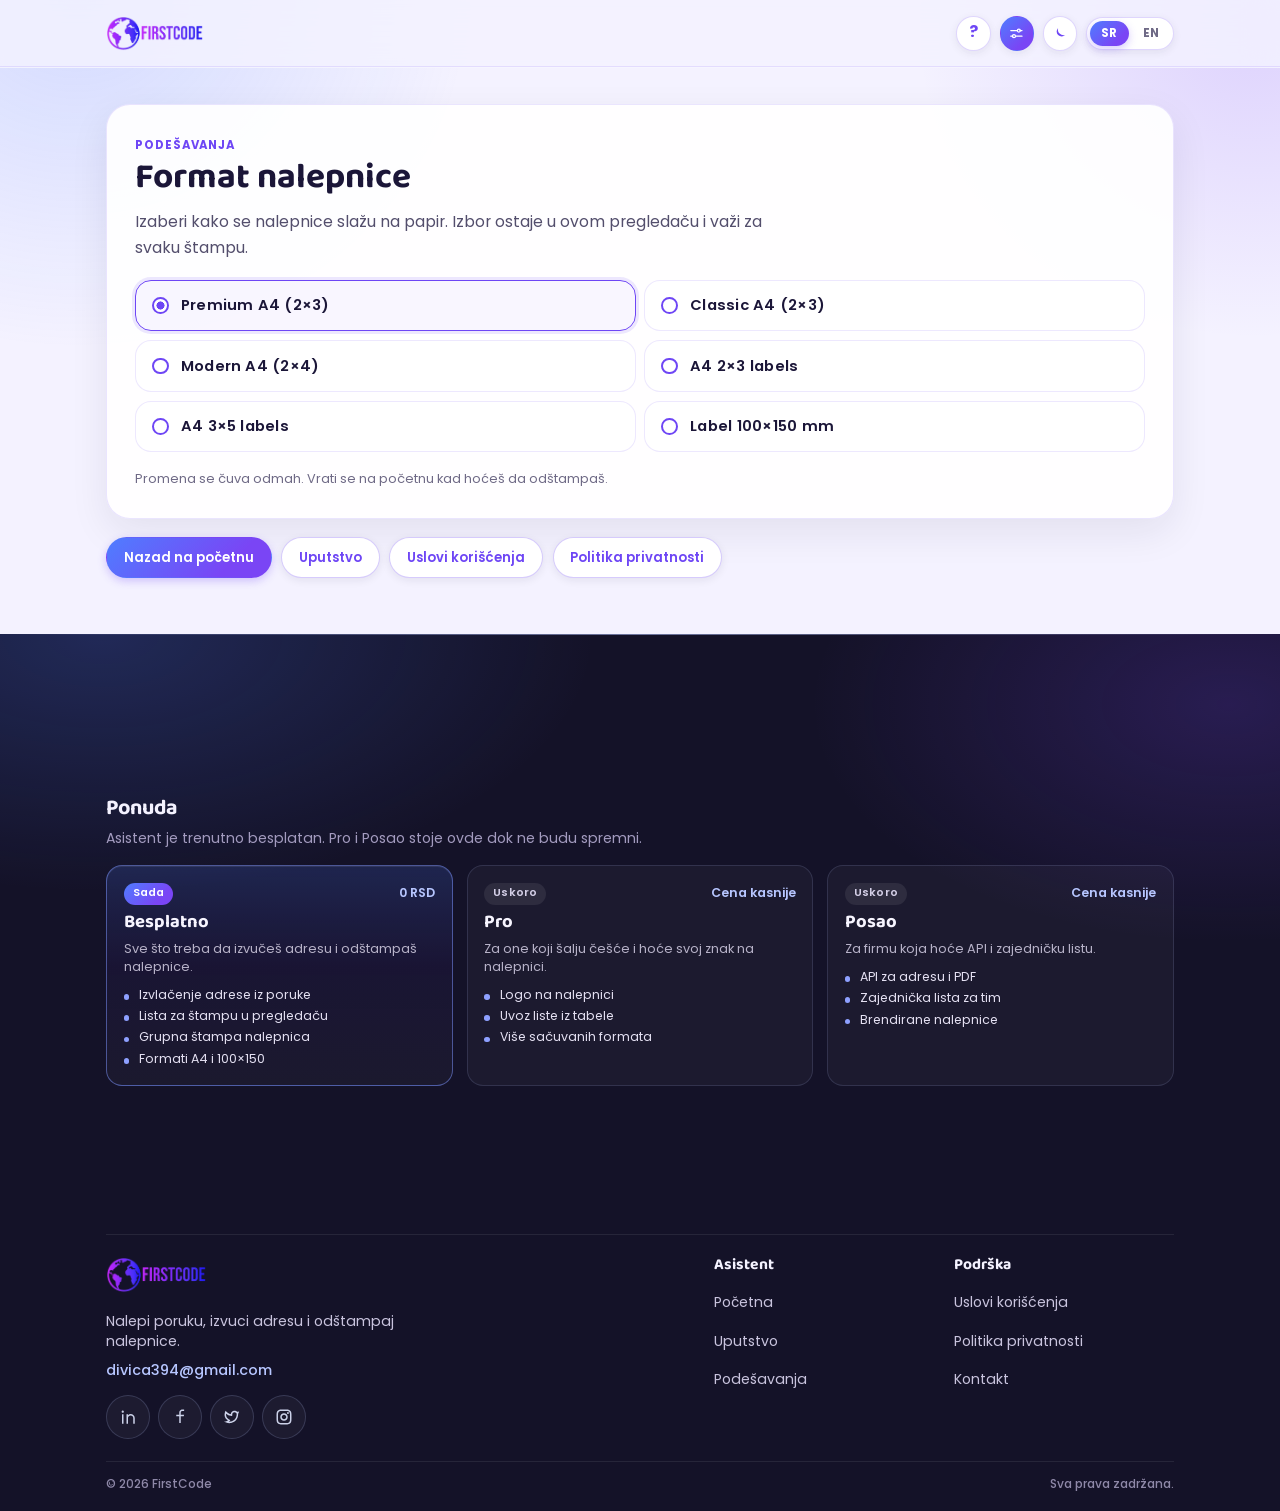
<file: settings.html>
<!DOCTYPE html>
<html lang="sr" dir="ltr">

  <head>
    <script>
      (function () {
        try {
          var raw = localStorage.getItem("firstcode.instantPrintSettings");
          var theme = raw ? JSON.parse(raw).theme : null;
          if (theme !== "light" && theme !== "dark") {
            theme = window.matchMedia("(prefers-color-scheme: dark)").matches ? "dark" : "light";
          }
          document.documentElement.setAttribute("data-theme", theme);
        } catch (e) {}
      })();
    </script>
    <meta charset="utf-8">
    <meta http-equiv="X-UA-Compatible" content="IE=edge">
    <meta name="viewport" content="width=device-width, initial-scale=1">
    <title data-i18n="settingsPageTitle">FirstCode | Podešavanja</title>

    <link rel="apple-touch-icon" sizes="180x180" href="assets/img/favicons/apple-touch-icon.png">
    <link rel="icon" type="image/png" sizes="32x32" href="assets/img/favicons/favicon-32x32.png">
    <link rel="icon" type="image/png" sizes="16x16" href="assets/img/favicons/favicon-16x16.png">
    <link rel="shortcut icon" type="image/x-icon" href="assets/img/favicons/favicon.ico">
    <link rel="manifest" href="assets/img/favicons/site.webmanifest">
    <meta name="msapplication-TileImage" content="assets/img/favicons/mstile-150x150.png">
    <meta name="theme-color" content="#6E46F5">

    <link rel="preconnect" href="https://fonts.googleapis.com">
    <link rel="preconnect" href="https://fonts.gstatic.com" crossorigin>
    <link href="https://fonts.googleapis.com/css2?family=Baloo+Bhaijaan+2:wght@400;500;600;700&amp;family=Poppins:ital,wght@0,400;0,500;0,600;0,700;1,300&amp;display=swap" rel="stylesheet">
    <link href="assets/css/theme.css" rel="stylesheet" />
    <link href="assets/css/user.css" rel="stylesheet" />
    <link href="assets/css/index.css" rel="stylesheet" />
  </head>

  <body>
    <main class="main" id="top">
      <nav class="navbar navbar-expand-lg navbar-light fixed-top py-3" data-navbar-on-scroll="light">
        <div class="container navbar-bar">
          <a class="navbar-brand" href="index.html"><img src="assets/img/icons/Logo.png" height="35" alt="FirstCode logo" /></a>
          <div class="navbar-tools">
            <a class="guide-help" href="guide.html" data-i18n-aria="guideJump" aria-label="Kako se koristi">
              <span class="guide-help-mark" aria-hidden="true">?</span>
              <span class="guide-help-tip" data-i18n="guideJump">Kako se koristi</span>
            </a>
            <a class="guide-help" href="settings.html" data-i18n-aria="settings" aria-label="Podešavanja" aria-current="page">
              <svg viewBox="0 0 24 24" aria-hidden="true" focusable="false">
                <path fill="none" stroke="currentColor" stroke-linecap="round" stroke-width="1.8" d="M4 8h9M17 8h3M4 16h3M11 16h9"/>
                <circle cx="15.5" cy="8" r="2.15" fill="none" stroke="currentColor" stroke-width="1.8"/>
                <circle cx="8.5" cy="16" r="2.15" fill="none" stroke="currentColor" stroke-width="1.8"/>
              </svg>
              <span class="guide-help-tip" data-i18n="settings">Podešavanja</span>
            </a>
            <button type="button" class="theme-toggle" aria-pressed="false" aria-label="Uključi tamnu temu" title="Uključi tamnu temu">
              <svg class="theme-icon-moon" viewBox="0 0 24 24" aria-hidden="true" focusable="false">
                <path fill="currentColor" d="M21 14.3A9.1 9.1 0 0 1 9.7 3a7.4 7.4 0 1 0 11.3 11.3z"/>
              </svg>
              <svg class="theme-icon-sun" viewBox="0 0 24 24" aria-hidden="true" focusable="false">
                <circle cx="12" cy="12" r="4.2" fill="currentColor"/>
                <path fill="none" stroke="currentColor" stroke-linecap="round" stroke-width="1.8" d="M12 2.8v1.8M12 19.4v1.8M2.8 12h1.8M19.4 12h1.8M5.1 5.1l1.3 1.3M17.6 17.6l1.3 1.3M5.1 18.9l1.3-1.3M17.6 6.4l1.3-1.3"/>
              </svg>
            </button>
            <div id="appLanguage" class="lang-toggle" role="group" data-i18n-aria="language" aria-label="Jezik">
              <button type="button" data-lang="sr" class="is-active" aria-pressed="true">SR</button>
              <button type="button" data-lang="en" aria-pressed="false">EN</button>
            </div>
          </div>
        </div>
      </nav>

      <article class="usage-guide" aria-labelledby="settingsTitle">
        <div class="container">
          <div class="usage-guide-card">
            <p class="usage-kicker" data-i18n="settings">Podešavanja</p>
            <h1 id="settingsTitle" data-i18n="settingsTitle">Format nalepnice</h1>
            <p class="usage-lead" data-i18n="settingsLead">Izaberi kako se nalepnice slažu na papir. Izbor ostaje u ovom pregledaču i važi za svaku štampu.</p>

            <fieldset class="settings-formats" id="printFormat">
              <legend class="visually-hidden" data-i18n="format">Format</legend>
              <label class="settings-format">
                <input type="radio" name="format" value="PREMIUM_A4_2x3" checked>
                <strong>Premium A4 (2×3)</strong>
              </label>
              <label class="settings-format">
                <input type="radio" name="format" value="CLASSIC_A4_2x3">
                <strong>Classic A4 (2×3)</strong>
              </label>
              <label class="settings-format">
                <input type="radio" name="format" value="MODERN_A4_2x4">
                <strong>Modern A4 (2×4)</strong>
              </label>
              <label class="settings-format">
                <input type="radio" name="format" value="A4_4x2">
                <strong>A4 2×3 labels</strong>
              </label>
              <label class="settings-format">
                <input type="radio" name="format" value="A4_3x3">
                <strong>A4 3×5 labels</strong>
              </label>
              <label class="settings-format">
                <input type="radio" name="format" value="LABEL_100x150">
                <strong>Label 100×150 mm</strong>
              </label>
            </fieldset>
            <p class="settings-note" data-i18n="settingsNote">Promena se čuva odmah. Vrati se na početnu kad hoćeš da odštampaš.</p>
          </div>
          <nav class="legal-nav" data-i18n-aria="footerNav" aria-label="Stranice">
            <a href="index.html" data-i18n="backHome">Nazad na početnu</a>
            <a href="guide.html" data-i18n="guideKicker">Uputstvo</a>
            <a href="terms.html" data-i18n="terms">Uslovi korišćenja</a>
            <a href="privacy.html" data-i18n="usagePolicy">Politika privatnosti</a>
          </nav>
        </div>
      </article>
    </main>

    <footer class="site-footer">
      <div class="container">
        <section class="footer-offers" aria-labelledby="footerOffersTitle">
          <div class="footer-offers-head">
            <h2 id="footerOffersTitle" data-i18n="offer">Ponuda</h2>
            <p data-i18n="offerNote">Asistent je trenutno besplatan. Pro i Posao stoje ovde dok ne budu spremni.</p>
          </div>
          <div class="footer-offer-grid" data-footer-offers></div>
        </section>

        <div class="footer-main">
          <div class="footer-brand-col">
            <a class="footer-brand" href="index.html"><img src="assets/img/icons/Logo2.png" height="36" alt="FirstCode" /></a>
            <p class="footer-tagline" data-i18n="footerTagline">Nalepi poruku, izvuci adresu i odštampaj nalepnice.</p>
            <a class="footer-email" href="mailto:divica394@gmail.com">divica394@gmail.com</a>
            <div class="footer-social">
              <a href="#!" aria-label="LinkedIn"><img src="assets/img/gallery/linkedin-line1.svg" alt="" width="18" height="18" /></a>
              <a href="#!" aria-label="Facebook"><img src="assets/img/gallery/facebook-line1.svg" alt="" width="18" height="18" /></a>
              <a href="#!" aria-label="Twitter"><img src="assets/img/gallery/twitter-line1.svg" alt="" width="18" height="18" /></a>
              <a href="#!" aria-label="Instagram"><img src="assets/img/gallery/instagram-line1.svg" alt="" width="18" height="18" /></a>
            </div>
          </div>
          <nav class="footer-nav" data-i18n-aria="footerNav" aria-label="Stranice">
            <div>
              <h3 data-i18n="footerProduct">Asistent</h3>
              <ul class="footer-links">
                <li><a href="index.html" data-i18n="home">Početna</a></li>
                <li><a href="guide.html" data-i18n="guideKicker">Uputstvo</a></li>
                <li><a href="settings.html" data-i18n="settings">Podešavanja</a></li>
              </ul>
            </div>
            <div>
              <h3 data-i18n="support">Podrška</h3>
              <ul class="footer-links">
                <li><a href="terms.html" data-i18n="terms">Uslovi korišćenja</a></li>
                <li><a href="privacy.html" data-i18n="usagePolicy">Politika privatnosti</a></li>
                <li><a href="mailto:divica394@gmail.com" data-i18n="contact">Kontakt</a></li>
              </ul>
            </div>
          </nav>
        </div>

        <div class="footer-bottom">
          <p>&copy; 2026 FirstCode</p>
          <p data-i18n="footerCredit">Sva prava zadržana.</p>
        </div>
      </div>
    </footer>

    <script src="assets/js/i18n.js"></script>
    <script>
      initLanguageToggle();
      initFormatSettings();
    </script>
  </body>

</html>
</file>
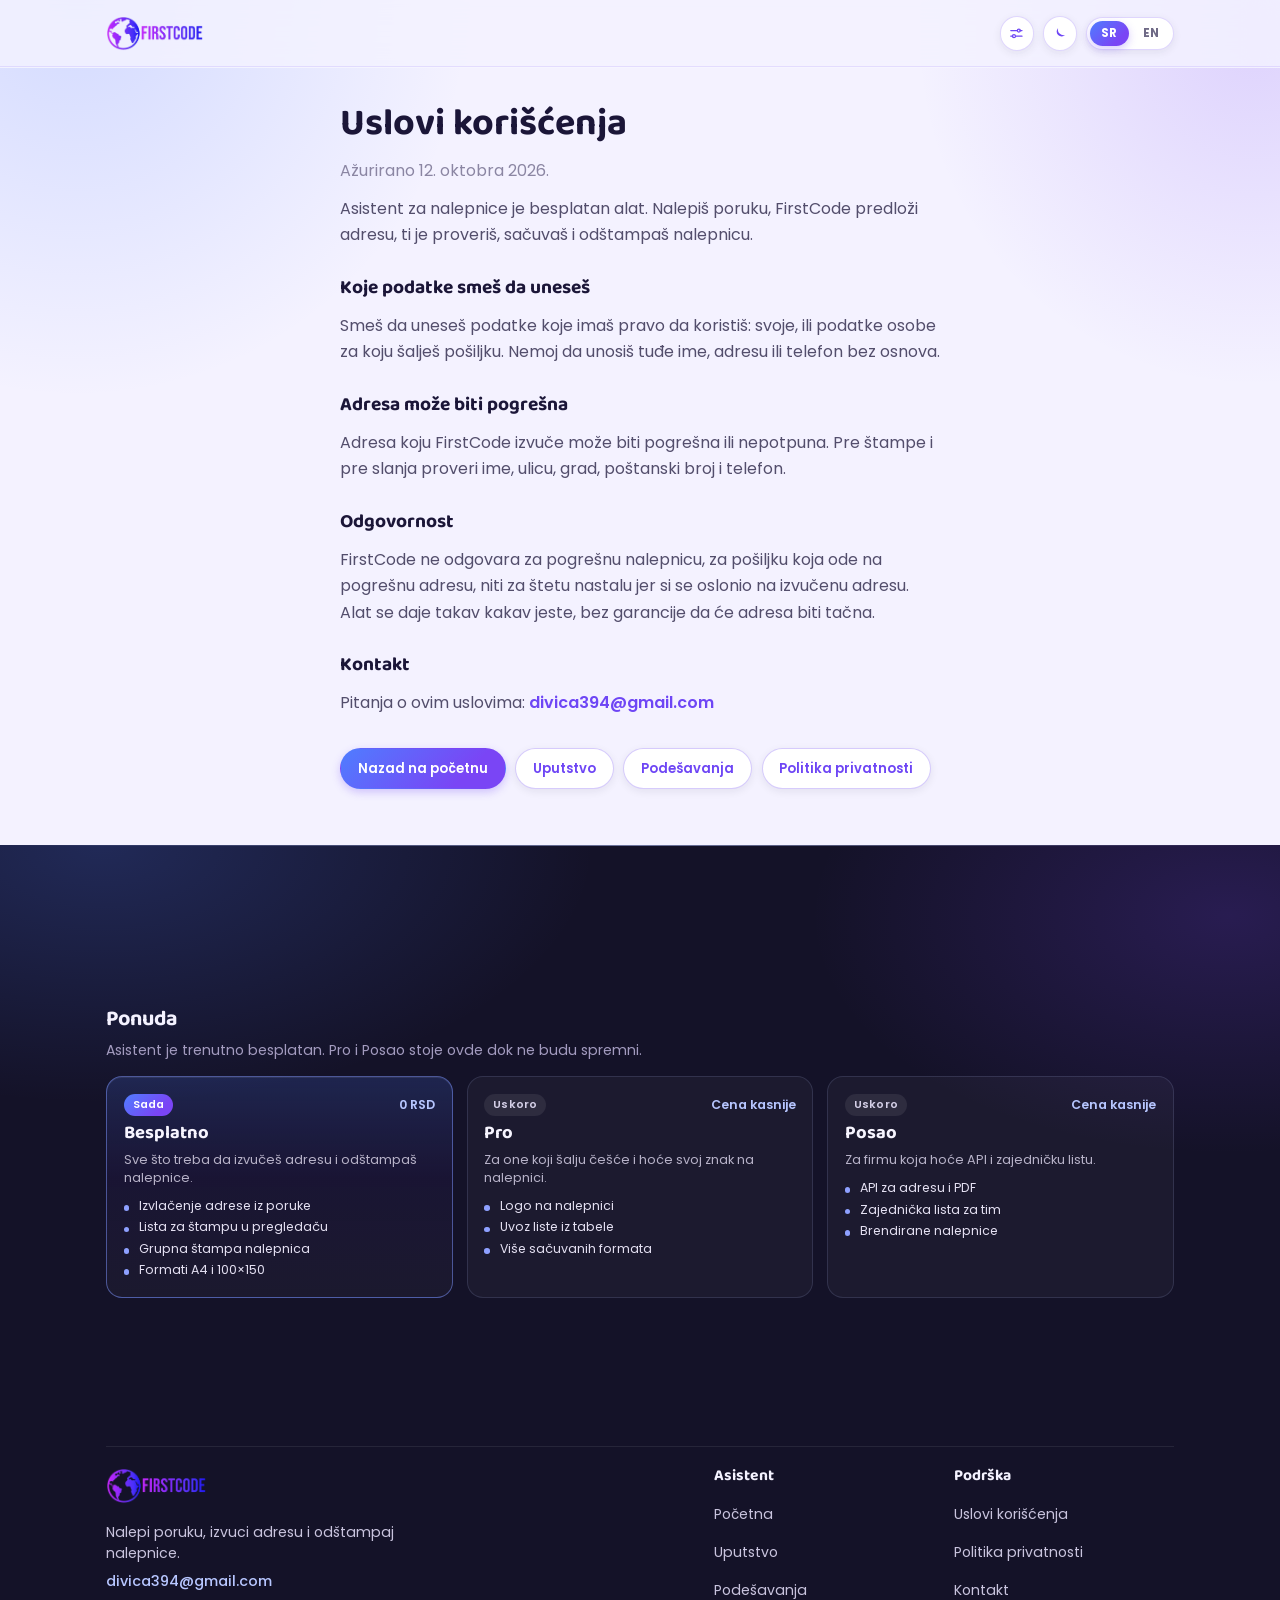
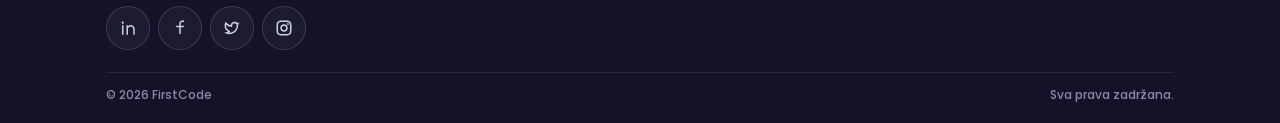
<file: terms.html>
<!DOCTYPE html>
<html lang="sr" dir="ltr">

  <head>
    <script>
      (function () {
        try {
          var raw = localStorage.getItem("firstcode.instantPrintSettings");
          var theme = raw ? JSON.parse(raw).theme : null;
          if (theme !== "light" && theme !== "dark") {
            theme = window.matchMedia("(prefers-color-scheme: dark)").matches ? "dark" : "light";
          }
          document.documentElement.setAttribute("data-theme", theme);
        } catch (e) {}
      })();
    </script>
    <meta charset="utf-8">
    <meta http-equiv="X-UA-Compatible" content="IE=edge">
    <meta name="viewport" content="width=device-width, initial-scale=1">
    <title data-i18n="termsTitle">FirstCode | Uslovi korišćenja</title>

    <link rel="apple-touch-icon" sizes="180x180" href="assets/img/favicons/apple-touch-icon.png">
    <link rel="icon" type="image/png" sizes="32x32" href="assets/img/favicons/favicon-32x32.png">
    <link rel="icon" type="image/png" sizes="16x16" href="assets/img/favicons/favicon-16x16.png">
    <link rel="shortcut icon" type="image/x-icon" href="assets/img/favicons/favicon.ico">
    <link rel="manifest" href="assets/img/favicons/site.webmanifest">
    <meta name="msapplication-TileImage" content="assets/img/favicons/mstile-150x150.png">
    <meta name="theme-color" content="#6E46F5">

    <link rel="preconnect" href="https://fonts.googleapis.com">
    <link rel="preconnect" href="https://fonts.gstatic.com" crossorigin>
    <link href="https://fonts.googleapis.com/css2?family=Baloo+Bhaijaan+2:wght@400;500;600;700&amp;family=Poppins:ital,wght@0,400;0,500;0,600;0,700;1,300&amp;display=swap" rel="stylesheet">
    <link href="assets/css/theme.css" rel="stylesheet" />
    <link href="assets/css/user.css" rel="stylesheet" />
    <link href="assets/css/index.css" rel="stylesheet" />
  </head>

  <body>
    <main class="main" id="top">
      <nav class="navbar navbar-expand-lg navbar-light fixed-top py-3" data-navbar-on-scroll="light">
        <div class="container navbar-bar">
          <a class="navbar-brand" href="index.html"><img src="assets/img/icons/Logo.png" height="35" alt="FirstCode logo" /></a>
          <div class="navbar-tools">
            <a class="guide-help" href="settings.html" data-i18n-aria="settings" aria-label="Podešavanja">
              <svg viewBox="0 0 24 24" aria-hidden="true" focusable="false">
                <path fill="none" stroke="currentColor" stroke-linecap="round" stroke-width="1.8" d="M4 8h9M17 8h3M4 16h3M11 16h9"/>
                <circle cx="15.5" cy="8" r="2.15" fill="none" stroke="currentColor" stroke-width="1.8"/>
                <circle cx="8.5" cy="16" r="2.15" fill="none" stroke="currentColor" stroke-width="1.8"/>
              </svg>
              <span class="guide-help-tip" data-i18n="settings">Podešavanja</span>
            </a>
            <button type="button" class="theme-toggle" aria-pressed="false" aria-label="Uključi tamnu temu" title="Uključi tamnu temu">
              <svg class="theme-icon-moon" viewBox="0 0 24 24" aria-hidden="true" focusable="false">
                <path fill="currentColor" d="M21 14.3A9.1 9.1 0 0 1 9.7 3a7.4 7.4 0 1 0 11.3 11.3z"/>
              </svg>
              <svg class="theme-icon-sun" viewBox="0 0 24 24" aria-hidden="true" focusable="false">
                <circle cx="12" cy="12" r="4.2" fill="currentColor"/>
                <path fill="none" stroke="currentColor" stroke-linecap="round" stroke-width="1.8" d="M12 2.8v1.8M12 19.4v1.8M2.8 12h1.8M19.4 12h1.8M5.1 5.1l1.3 1.3M17.6 17.6l1.3 1.3M5.1 18.9l1.3-1.3M17.6 6.4l1.3-1.3"/>
              </svg>
            </button>
            <div id="appLanguage" class="lang-toggle" role="group" data-i18n-aria="language" aria-label="Jezik">
              <button type="button" data-lang="sr" class="is-active" aria-pressed="true">SR</button>
              <button type="button" data-lang="en" aria-pressed="false">EN</button>
            </div>
          </div>
        </div>
      </nav>

      <article class="legal-doc">
        <h1 data-i18n="termsHeading">Uslovi korišćenja</h1>
        <p class="legal-updated" data-i18n="termsUpdated">Ažurirano 12. oktobra 2026.</p>
        <p data-i18n="termsIntro">Asistent za nalepnice je besplatan alat. Nalepiš poruku, FirstCode predloži adresu, ti je proveriš, sačuvaš i odštampaš nalepnicu.</p>

        <h2 data-i18n="termsDataTitle">Koje podatke smeš da uneseš</h2>
        <p data-i18n="termsDataBody">Smeš da uneseš podatke koje imaš pravo da koristiš: svoje, ili podatke osobe za koju šalješ pošiljku. Nemoj da unosiš tuđe ime, adresu ili telefon bez osnova.</p>

        <h2 data-i18n="termsAccuracyTitle">Adresa može biti pogrešna</h2>
        <p data-i18n="termsAccuracyBody">Adresa koju FirstCode izvuče može biti pogrešna ili nepotpuna. Pre štampe i pre slanja proveri ime, ulicu, grad, poštanski broj i telefon.</p>

        <h2 data-i18n="termsLiabilityTitle">Odgovornost</h2>
        <p data-i18n="termsLiabilityBody">FirstCode ne odgovara za pogrešnu nalepnicu, za pošiljku koja ode na pogrešnu adresu, niti za štetu nastalu jer si se oslonio na izvučenu adresu. Alat se daje takav kakav jeste, bez garancije da će adresa biti tačna.</p>

        <h2 data-i18n="privacyContactTitle">Kontakt</h2>
        <p><span data-i18n="termsContactLead">Pitanja o ovim uslovima:</span> <a href="mailto:divica394@gmail.com">divica394@gmail.com</a></p>

        <nav class="legal-nav" data-i18n-aria="footerNav" aria-label="Stranice">
          <a href="index.html" data-i18n="backHome">Nazad na početnu</a>
          <a href="guide.html" data-i18n="guideKicker">Uputstvo</a>
          <a href="settings.html" data-i18n="settings">Podešavanja</a>
          <a href="privacy.html" data-i18n="usagePolicy">Politika privatnosti</a>
        </nav>
      </article>
    </main>

    <footer class="site-footer">
      <div class="container">
        <section class="footer-offers" aria-labelledby="footerOffersTitle">
          <div class="footer-offers-head">
            <h2 id="footerOffersTitle" data-i18n="offer">Ponuda</h2>
            <p data-i18n="offerNote">Asistent je trenutno besplatan. Pro i Posao stoje ovde dok ne budu spremni.</p>
          </div>
          <div class="footer-offer-grid" data-footer-offers></div>
        </section>

        <div class="footer-main">
          <div class="footer-brand-col">
            <a class="footer-brand" href="index.html"><img src="assets/img/icons/Logo2.png" height="36" alt="FirstCode" /></a>
            <p class="footer-tagline" data-i18n="footerTagline">Nalepi poruku, izvuci adresu i odštampaj nalepnice.</p>
            <a class="footer-email" href="mailto:divica394@gmail.com">divica394@gmail.com</a>
            <div class="footer-social">
              <a href="#!" aria-label="LinkedIn"><img src="assets/img/gallery/linkedin-line1.svg" alt="" width="18" height="18" /></a>
              <a href="#!" aria-label="Facebook"><img src="assets/img/gallery/facebook-line1.svg" alt="" width="18" height="18" /></a>
              <a href="#!" aria-label="Twitter"><img src="assets/img/gallery/twitter-line1.svg" alt="" width="18" height="18" /></a>
              <a href="#!" aria-label="Instagram"><img src="assets/img/gallery/instagram-line1.svg" alt="" width="18" height="18" /></a>
            </div>
          </div>
          <nav class="footer-nav" data-i18n-aria="footerNav" aria-label="Stranice">
            <div>
              <h3 data-i18n="footerProduct">Asistent</h3>
              <ul class="footer-links">
                <li><a href="index.html" data-i18n="home">Početna</a></li>
                <li><a href="guide.html" data-i18n="guideKicker">Uputstvo</a></li>
                <li><a href="settings.html" data-i18n="settings">Podešavanja</a></li>
              </ul>
            </div>
            <div>
              <h3 data-i18n="support">Podrška</h3>
              <ul class="footer-links">
                <li><a href="terms.html" data-i18n="terms">Uslovi korišćenja</a></li>
                <li><a href="privacy.html" data-i18n="usagePolicy">Politika privatnosti</a></li>
                <li><a href="mailto:divica394@gmail.com" data-i18n="contact">Kontakt</a></li>
              </ul>
            </div>
          </nav>
        </div>

        <div class="footer-bottom">
          <p>&copy; 2026 FirstCode</p>
          <p data-i18n="footerCredit">Sva prava zadržana.</p>
        </div>
      </div>
    </footer>

    <script src="assets/js/i18n.js"></script>
    <script>initLanguageToggle();</script>
  </body>

</html>
</file>
